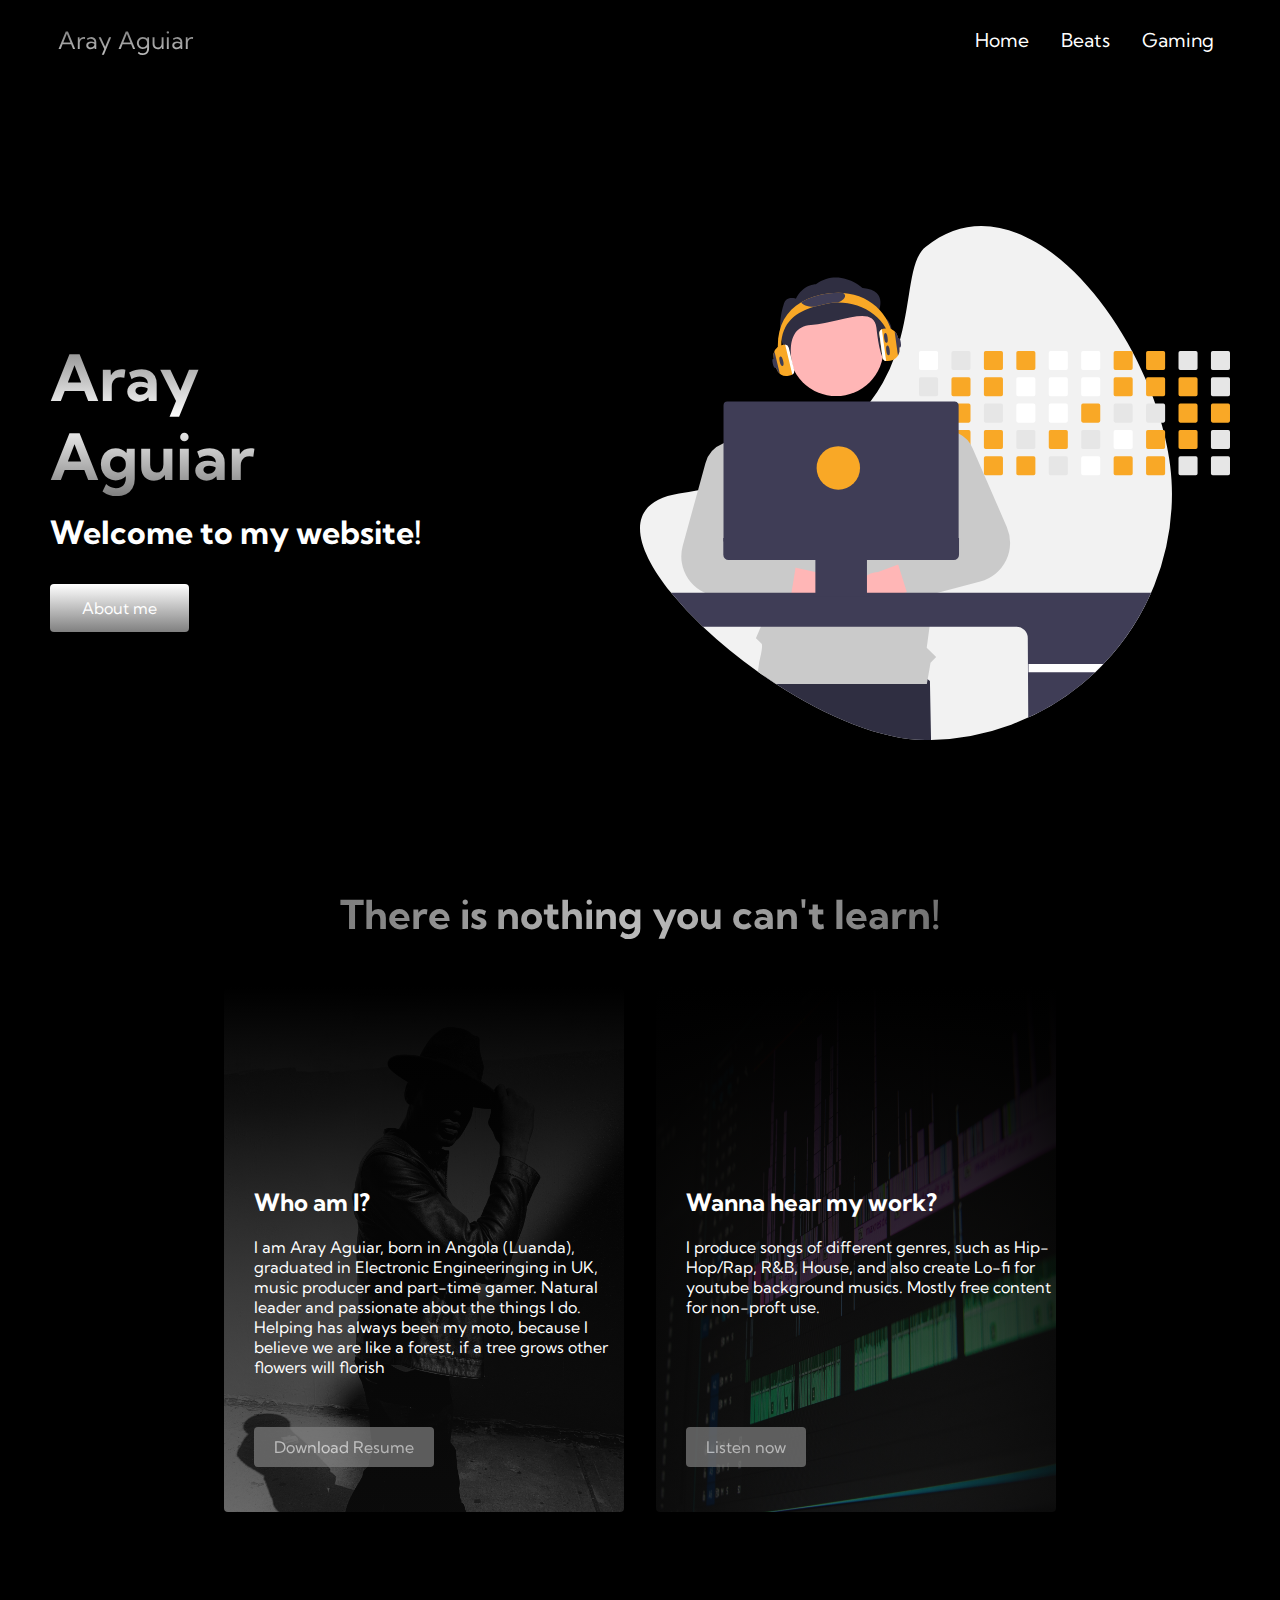
<file: index.html>
<!DOCTYPE html>
<html lang="en">
<head>
    <meta charset="UTF-8">
    <meta http-equiv="X-UA-Compatible" content="IE=edge">
    <meta name="viewport" content="width=device-width, initial-scale=1.0">
    <title>Aray Aguiar Portfolio</title>
    <link rel="stylesheet" href="style.css">
    <link rel="stylesheet" href="https://use.fontawesome.com/releases/v5.15.4/css/all.css" integrity="sha384-DyZ88mC6Up2uqS4h/KRgHuoeGwBcD4Ng9SiP4dIRy0EXTlnuz47vAwmeGwVChigm" crossorigin="anonymous">
    <link href="https://fonts.googleapis.com/css2?family=Kumbh+Sans:wght@400;700&family=Roboto&display=swap" rel="stylesheet">
</head>
<body>
    <!-- Navbar Section -->
    <nav class="navbar">
        <div class="navbar__container">
            <a href="/index.html" id="navbar__logo">
                <i class="fas fa-lightbulb"></i>Aray Aguiar<i class="fas fa-gamepad"></i>
            </a>
            <div class="navbar__toggle" id="mobile-menu">
                <span class="bar"></span>
                <span class="bar"></span>
                <span class="bar"></span>
            </div>

            <ul class="navbar__menu">
                <li class="navbar__item">
                    <a href="/index.html" class="navbar__links">Home</a>
                </li>
                <li class="navbar__item">
                    <a href="/beats.html" class="navbar__links">Beats</a>
                </li>
                <li class="navbar__item">
                    <a href="/" class="navbar__links">Gaming</a>
                </li>
                <!-- <li class="navbar__btn">
                    <a href="/" class="button">Sign up</a>
                </li> -->
            </ul>
        </div>
    </nav>

    <!-- Hero Section -->
    <div class="main">
        <div class="main__container">
            <div class="main__content">
                <h1>Aray</h1>
                <h2>Aguiar</h2>
                <p>Welcome to my website!</p>
                <button class="main__btn">
                    <a href="#service">About me</a>
                </button>
            </div>
            <div class="main__img--container">
            <img src="images/pic1.svg" alt="pic" id="main__img">
            </div>
        </div>
    </div>

    <!-- Services Section -->

    <div class="services" id="service">
        <h1>There is nothing you can't learn!</h1>
        <div class="services__container">

            <div class="services__card">
               <h2>Who am I?</h2> 
               <p>I am Aray Aguiar, born in Angola (Luanda), graduated in Electronic Engineeringing in UK, music producer and part-time gamer. Natural leader and passionate about the things I do. Helping has always been my moto, because I believe we are like a forest, if a tree grows other flowers will florish</p>
               <button><a href="/CV/CV Fausto Aguiar (UK).pdf" download="ArayAguiar_CV">Download Resume</a> </button>
            </div>

            <div class="services__card">
                <h2>Wanna hear my work?</h2> 
                <p>I produce songs of different genres, such as Hip-Hop/Rap, R&B, House, and also create Lo-fi for youtube background musics. Mostly free content for non-proft use.</p>
                <button><a href="/beats.html">Listen now</a></button>
             </div>
        </div>
    </div>

    <!-- Footer Section -->

    <script src="app.js"></script>
</body>
</html>
</file>
<file: style.css>
* {
    box-sizing: border-box;
    margin: 0;
    padding: 0;
    font-family: 'Kumbh Sans', sans-serif;
    scroll-behavior: smooth;
    text-decoration: none;
    
}

.navbar {
    background: black;
    height: 80px;
    display: flex;
    justify-content: center;
    align-items: center;
    font-size: 1.2rem;
    position: sticky;
    top: 0;
    z-index: 999;
}

.navbar__container {
    display: flex;
    justify-content: space-between;
    height: 80px;
    z-index: 1;
    width: 100%;
    max-width: 1300px;
    margin: 0 auto;
    padding: 0 50px;
}


#navbar__logo {
    background-color: black;
    background-image: linear-gradient(to top, white 0%, rgba(187, 187, 187, 0.289) 100%);
    background-size: 100%;
    -webkit-background-clip: text;
    -moz-background-clip: text;
    -webkit-text-fill-color: transparent;
    -moz-text-fill-color: transparent;
    display: flex;
    align-items: center;
    cursor: pointer;
    text-decoration: none;
    font-size: 1.5rem;
}

.fa-lightbulb {
    margin-right: 0.5rem;
}

.fa-gamepad {
    margin-left: 0.5rem;
}

.navbar__menu {
    display: flex;
    align-items: center;
    list-style: none;
    text-align: center;
}

.navbar__item {
    height: 80px;
}

.navbar__links {
    color: white;
    display: flex;
    align-items: center;
    justify-content: center;
    text-decoration: none;
    padding: 0 1rem;
    height: 100%;
}

.navbar__btn {
    display: flex;
    justify-content: center;
    align-items: center;
    padding: 0 1rem;
    width: 100%;
}

.button {
    display: flex;
    justify-content: center;
    align-items: center;
    text-decoration: none;
    padding: 10px 20px;
    height: 100%;
    width: 100%;
    border: none;
    outline: none;
    border-radius: 4px;
    background: grey;
    color: white;
    opacity: .8;
}


.button:hover {
    transition: all 0.5s ease;
    opacity: 1;
}

.navbar__links:hover {
    color: chocolate;
    transition: all 0.5s ease;
}


@media screen and (max-width: 960px) {
    .navbar__container {
        display: flex;
        justify-content: space-between;
        height: 80px;
        z-index: 1;
        width: 100%;
        max-width: 1300px;
        padding: 0;
    }

    .navbar__menu {
        display: grid;
        grid-template-columns: auto;
        margin: 0;
        width: 100%;
        position: absolute;
        top: -1000px;
        opacity: 0;
        transition: all 0.8 ease;
        height: 50vh;
        z-index: -1;
        background: black;
    }

    .navbar__menu.active {
        
        top: 100%;
        opacity: 1;
        transition: all 0.4s ease;
        z-index: 99;
        height: 50vh;
        font-size: 1.6rem;  
    }

    #navbar__logo {
        padding-left: 25px;
    }

    .navbar__toggle .bar {
        width: 25px;
        height: 3px;
        margin: 5px auto;
        transition: all 0.3s ease-in-out;
        background: white;
    }

    .navbar__item {
        width: 100%;
    }

    .navbar__links {
        text-align: center;
        padding: 2rem;
        width: 100%;
        display: table;
    }

    #mobile-menu {
        position: absolute;
        top: 20%;
        right: 5%;
        transform: translate(5%, 20%);
    }

    .navbar__btn {
        padding-bottom: 2rem;
    }

    .button {
        display: flex;
        justify-content: center;
        align-items: center;
        width: 80%;
        height: 45px;
        margin: 0;
    }

    .navbar__toggle .bar {
        display: block;
        cursor: pointer;
    }

    #mobile-menu.is-active .bar:nth-child(2) {
        opacity: 0;
    }

    #mobile-menu.is-active .bar:nth-child(1) {
        transform: translateY(8px) rotate(45deg);
    }

    #mobile-menu.is-active .bar:nth-child(3) {
        transform: translateY(-8px) rotate(-45deg);
    }

}

/* Hero section CSS */

.main {
    background: black;
}

.main__container {
    display: grid;
    grid-template-columns: 1fr 1fr;
    align-items: center;
    justify-self: center;
    margin: 0 auto;
    height: 90vh;
    background-color: black;
    z-index: 1;
    width: 100%;
    max-width: 1300px;
    padding: 0 50px;

}

.main__content h1 {
    font-size: 4rem;
    background-color: white;
    background-image: linear-gradient(to top, white 0%, grey 100%);
    background-size: 100%;
    -webkit-background-clip: text;
    -moz-background-clip: text;
    -webkit-text-fill-color: transparent;
    -moz-text-fill-color: transparent;
}

.main__content h2 {
    font-size: 4rem;
    background-color: white;
    background-image: linear-gradient(to top, grey 0%, white 100%);
    background-size: 100%;
    -webkit-background-clip: text;
    -moz-background-clip: text;
    -webkit-text-fill-color: transparent;
    -moz-text-fill-color: transparent;
}

.main__content p {
    margin-top: 1rem;
    font-size: 2rem;
    font-weight: 700;
    color: white;
}

.main__btn {
    font-size: 1rem;
    background-image: linear-gradient(to top, grey 0%, white 100%);
    padding: 14px 32px;
    border: none;
    border-radius: 4px;
    color: white;
    margin-top: 2rem;
    cursor: pointer;
    position: relative;
    transition: all 0.2s;
    outline: none;
}


.main__btn a {
    position: relative;
    z-index: 2;
    color: white;
    text-decoration: none;
}


.main__btn::after {
    position: absolute;
    content: '';
    top: 0;
    left: 0;
    width: 0;
    height: 100%;
    background: grey;
    transition: all 0.35s;
    border-radius: 4px;
}

.main__btn:hover {
    color: grey;   
}

.main__btn:hover::after {
    width: 100%;

}

.main__img--container {
    text-align: center;
}

#main__img {
    height: 100%;
    width: 100%;
}


/*  Mobile Responsive */
@media screen and (max-width: 768px)  {
    .main__container {
        display: grid;
        grid-template-columns: auto;
        align-items: center;
        justify-self: center;
        width: 100%;
        margin: 0 auto;
        height: 90vh;

    }

    .main__content {
        text-align: center;
        margin-bottom: 2rem;
    }

    .main__content h1 {
        font-size: 3rem;
        margin-top: 2rem;
    }
    
    .main__content h2 {
        font-size: 2.5rem;
    }

    .main__content p {
        margin: 1rem;
        font-size: 1.5rem;
    }

    .main__img--container {
        text-align: center;
    }
    
    #main__img {
        height: 80%;
        width: 80%;
    }
}

 
@media screen and (max-width: 480px) {


    .main__content h1 {
        font-size: 2.5rem;
        margin-top: 1.5rem;
    }
    
    .main__content h2 {
        font-size: 2rem;
    }

    .main__content p {
        margin: 1rem;
        font-size: 1.2rem;
    }

    .main__btn {
        padding: 12px 36px;
        margin: 2.5rem 0;
    }
}

/* Services section CSS */

.services {
    background: black;
    display: flex;
    flex-direction: column;
    align-items: center;
    height: 100vh;
}  

.services h1 {
    background-color: chocolate;
    background: linear-gradient(90deg, rgba(125,125,125,1) 0%, rgba(187,187,187,1) 50%, rgba(113,113,113,1) 100%);
    color: white;
    background-size: 100%;
    margin-bottom: 2rem;
    font-size: 2.5rem;
    -webkit-background-clip: text;
    -moz-background-clip: text;
    -webkit-text-fill-color: transparent;
    -moz-text-fill-color: transparent;
}

.services__container {
    display: flex;
    justify-content: center;
    flex-wrap: wrap;
}

.services__card--video {
    margin: 1rem;
    height: 525px;
    width: auto;
    border-radius: 4px;
    background-image: linear-gradient(to bottom, black 0%, rgba(17,17,17,0.6) 100%);
    background-size: cover;
    position: relative;
    color: white;
}

.services__card {
    margin: 1rem;
    height: 525px;
    width: 400px;
    border-radius: 4px;
    background-image: linear-gradient(to bottom, black 0%, rgba(17,17,17,0.6) 100%), url('/images/pic5.jpg');
    background-size: cover;
    position: relative;
    color: white;
}

.services__card:nth-child(2) {
    background-image: linear-gradient(to bottom, black 0%, rgba(17,17,17,0.6) 100%), url('/images/pic2.jpg');
}

.services h2 {
    position: absolute;
    top: 200px;
    left: 30px;
}

.services__card p {
    position: absolute;
    top: 250px;
    left: 30px;
}

.services__card button {
    color: white;
    padding: 10px 20px;
    border: none;
    outline: none;
    border-radius: 4px;
    background: grey;
    position: absolute;
    top: 440px;
    left: 30px;
    font-size: 1rem;
    opacity: .7;
}

/* keep the button with links the same color instead of changing and underlining */
.services__card button a {
    color: white;
    text-decoration: none;
}

.services__card button:hover {
    transition: all 0.5s ease;
    opacity: 1;
}

.services__card:hover {
    transform: scale(1.075);
    transition: 0.2s ease-in;
    cursor: pointer;
}

@media screen and (max-width:960px) {
    .services {
        height: 1600px;
    }

    .services h1 {
        font-size: 2rem;
        margin-top: 10rem;
    }
    
}

@media screen and (max-width:480px) {
    .services {
        height: 1400px;
    }

    .services h1 {
        font-size: 1rem;
    } 

    .services__card {
        width: 300px;
    }
    
}
</file>
